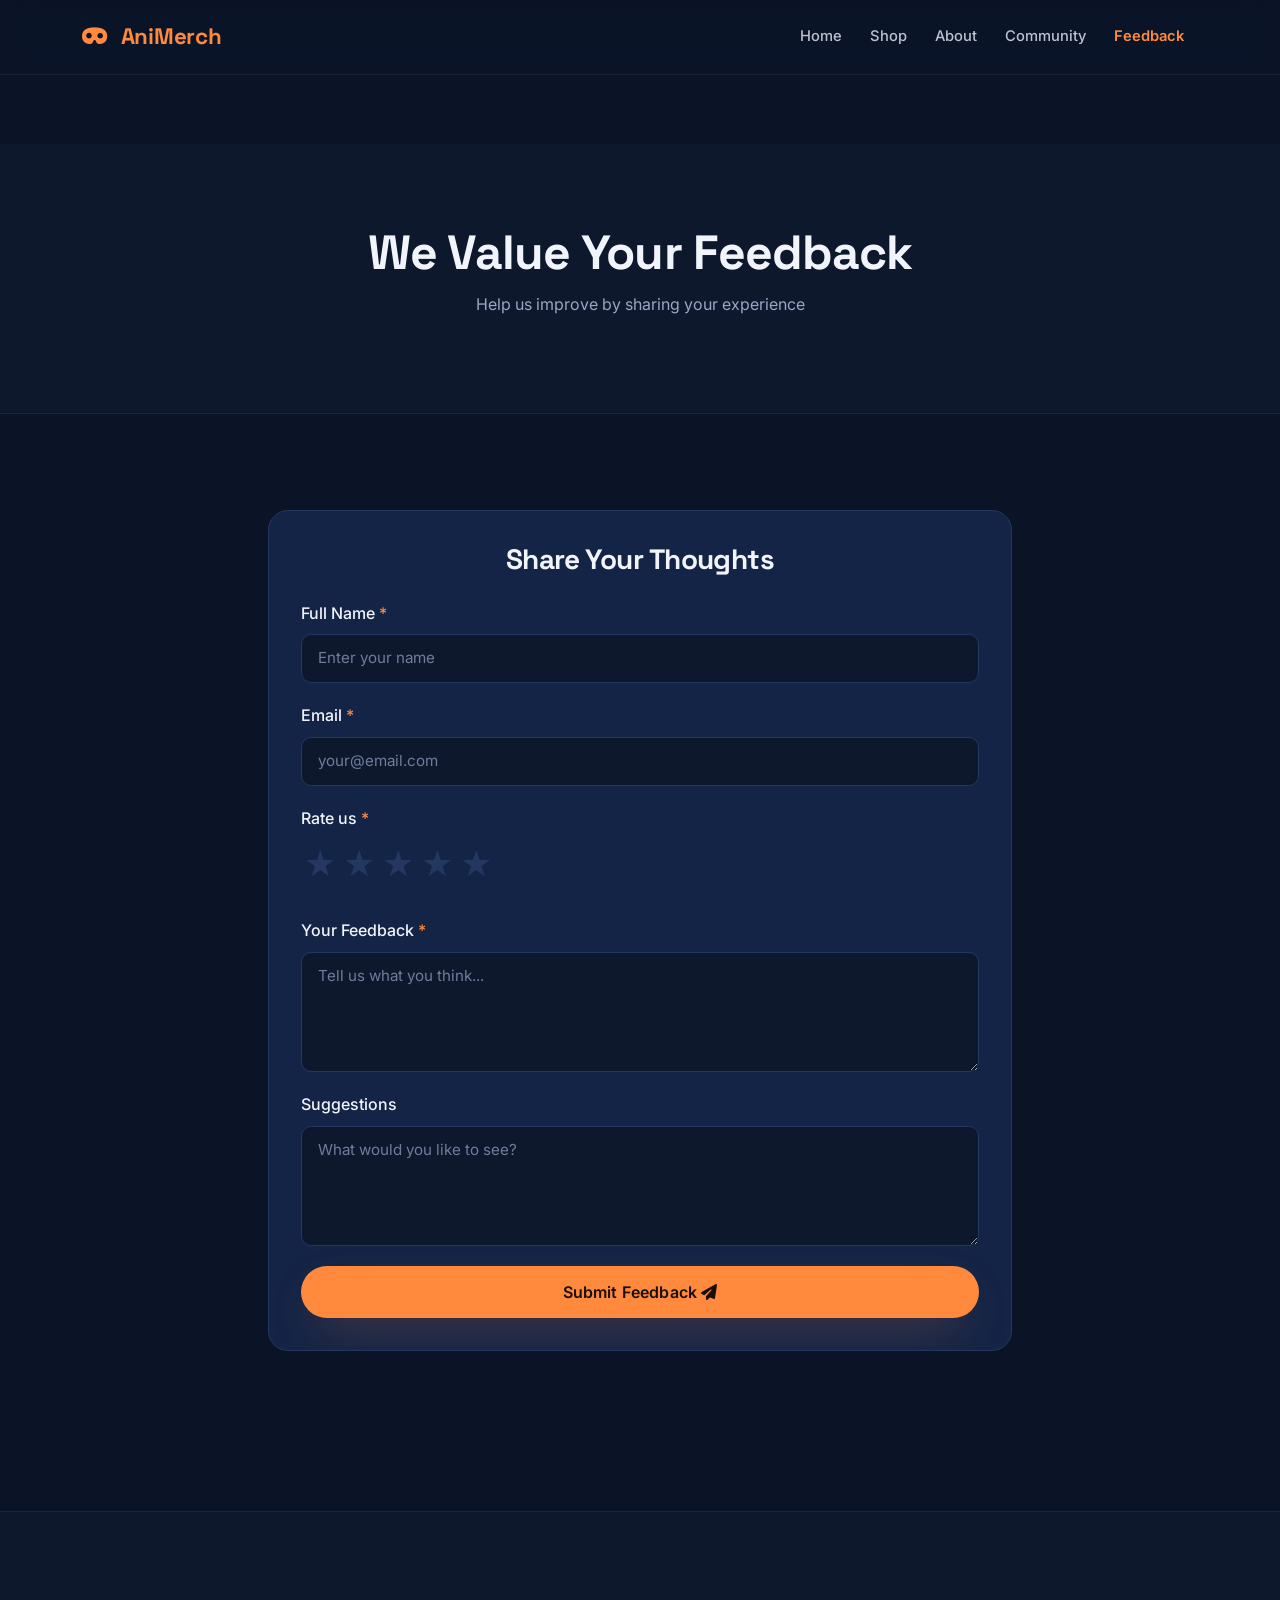
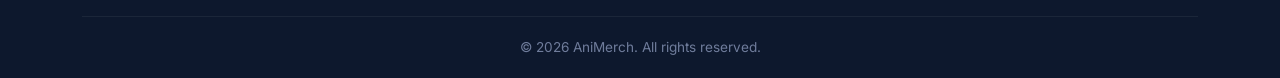
<file: feedback.html>
<!DOCTYPE html>
<html lang="en">
<head>
  <meta charset="UTF-8">
  <meta name="viewport" content="width=device-width, initial-scale=1.0">
  <title>Feedback — AniMerch</title>
  <link href="https://cdn.jsdelivr.net/npm/bootstrap@5.3.0/dist/css/bootstrap.min.css" rel="stylesheet">
  <link rel="stylesheet" href="https://cdnjs.cloudflare.com/ajax/libs/font-awesome/6.4.0/css/all.min.css">
  <link rel="stylesheet" href="style.css">
</head>
<body>

<nav class="navbar navbar-expand-lg navbar-dark fixed-top">
  <div class="container">
    <a class="navbar-brand" href="index.html"><i class="fas fa-mask"></i> AniMerch</a>
    <button class="navbar-toggler" type="button" data-bs-toggle="collapse" data-bs-target="#nav"><span class="navbar-toggler-icon"></span></button>
    <div class="collapse navbar-collapse" id="nav">
      <ul class="navbar-nav ms-auto">
        <li class="nav-item"><a class="nav-link" href="index.html">Home</a></li>
        <li class="nav-item"><a class="nav-link" href="shop.html">Shop</a></li>
        <li class="nav-item"><a class="nav-link" href="about.html">About</a></li>
        <li class="nav-item"><a class="nav-link" href="community.html">Community</a></li>
        <li class="nav-item"><a class="nav-link active" href="feedback.html">Feedback</a></li>
      </ul>
    </div>
  </div>
</nav>

<section class="page-header">
  <div class="container"><h1>We Value Your Feedback</h1><p>Help us improve by sharing your experience</p></div>
</section>

<section class="section-padding">
  <div class="container">
    <div class="col-lg-8 mx-auto">
      <form id="feedbackForm" class="feedback-form">
        <h3 class="text-center mb-4" style="color: var(--orange);">Share Your Thoughts</h3>

        <div class="form-group">
          <label for="name">Full Name <span class="required">*</span></label>
          <input type="text" id="name" class="form-control" placeholder="Enter your name" required>
        </div>

        <div class="form-group">
          <label for="email">Email <span class="required">*</span></label>
          <input type="email" id="email" class="form-control" placeholder="your@email.com" required>
        </div>

        <div class="form-group">
          <label>Rate us <span class="required">*</span></label>
          <div class="rating-stars">
            <input type="radio" name="rating" value="5" id="s5"><label for="s5">★</label>
            <input type="radio" name="rating" value="4" id="s4"><label for="s4">★</label>
            <input type="radio" name="rating" value="3" id="s3"><label for="s3">★</label>
            <input type="radio" name="rating" value="2" id="s2"><label for="s2">★</label>
            <input type="radio" name="rating" value="1" id="s1"><label for="s1">★</label>
          </div>
        </div>

        <div class="form-group">
          <label for="message">Your Feedback <span class="required">*</span></label>
          <textarea id="message" class="form-control" placeholder="Tell us what you think..." required></textarea>
        </div>

        <div class="form-group">
          <label for="suggestions">Suggestions</label>
          <textarea id="suggestions" class="form-control" placeholder="What would you like to see?"></textarea>
        </div>

        <button type="submit" class="btn btn-primary btn-lg w-100">Submit Feedback <i class="fas fa-paper-plane"></i></button>
      </form>
    </div>
  </div>
</section>

<footer class="footer">
  <div class="container">
    <div class="footer-bottom text-center">&copy; 2026 AniMerch. All rights reserved.</div>
  </div>
</footer>

<script src="https://cdn.jsdelivr.net/npm/bootstrap@5.3.0/dist/js/bootstrap.bundle.min.js"></script>
<script src="script.js"></script>
</body>
</html>
</file>
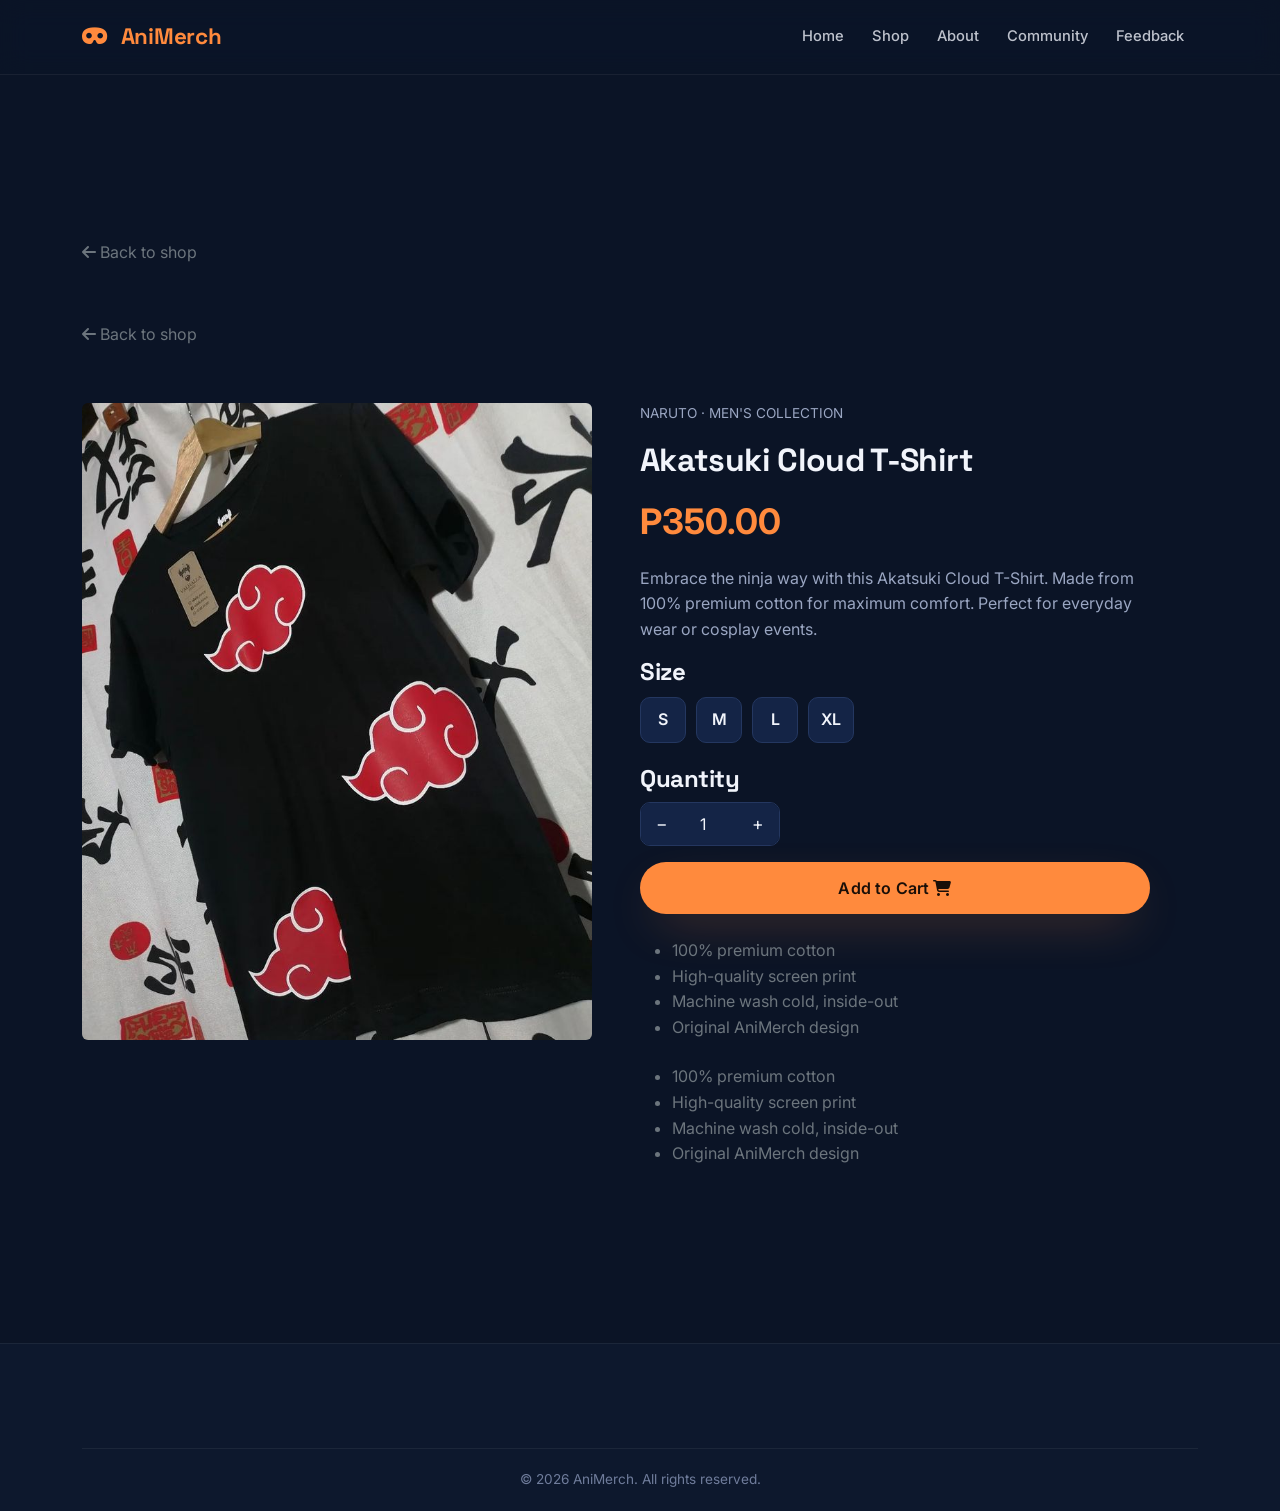
<file: product.html>
<!DOCTYPE html>
<html lang="en">
<head>
  <meta charset="UTF-8">
  <meta name="viewport" content="width=device-width, initial-scale=1.0">
  <title>Product — AniMerch</title>
  <link href="https://cdn.jsdelivr.net/npm/bootstrap@5.3.0/dist/css/bootstrap.min.css" rel="stylesheet">
  <link rel="stylesheet" href="https://cdnjs.cloudflare.com/ajax/libs/font-awesome/6.4.0/css/all.min.css">
  <link rel="stylesheet" href="style.css">
</head>
<body>

<nav class="navbar navbar-expand-lg navbar-dark fixed-top">
  <div class="container">
    <a class="navbar-brand" href="index.html"><i class="fas fa-mask"></i> AniMerch</a>
    <button class="navbar-toggler" type="button" data-bs-toggle="collapse" data-bs-target="#nav"><span class="navbar-toggler-icon"></span></button>
    <div class="collapse navbar-collapse" id="nav">
      <ul class="navbar-nav ms-auto">
        <li class="nav-item"><a class="nav-link" href="index.html">Home</a></li>
        <li class="nav-item"><a class="nav-link" href="shop.html">Shop</a></li>
        <li class="nav-item"><a class="nav-link" href="about.html">About</a></li>
        <li class="nav-item"><a class="nav-link" href="community.html">Community</a></li>
        <li class="nav-item"><a class="nav-link" href="feedback.html">Feedback</a></li>
      </ul>
    </div>
  </div>
</nav>

<section class="product-detail section-padding">
  <div class="container">
    <a href="shop.html" class="text-secondary"><i class="fas fa-arrow-left"></i> Back to shop</a>
    <div class="row g-5 mt-2">
    <a href="shop.html" class="text-secondary"><i class="fas fa-arrow-left"></i> Back to shop</a>
    <div class="row g-5 mt-2">
      <div class="col-lg-6">
        <img id="pd-img" src="" class="rounded" alt="Product">
      </div>
      <div class="col-lg-6">
        <p class="product-category-badge" id="pd-cat">NARUTO · MEN'S COLLECTION</p>
        <h1 id="pd-name">Akatsuki Cloud T-Shirt</h1>
        <p class="product-price-large" id="pd-price">P350.00</p>
        <p class="product-description" id="pd-desc">Embrace the ninja way with this Akatsuki Cloud T-Shirt. Made from 100% premium cotton for maximum comfort. Perfect for everyday wear or cosplay events.</p>

        <h4>Size</h4>
        <div class="size-options">
          <button class="size-btn">S</button>
          <button class="size-btn">M</button>
          <button class="size-btn">L</button>
          <button class="size-btn">XL</button>
        </div>

        <h4>Quantity</h4>
        <div class="quantity-selector mb-3">
          <button>−</button>
          <input type="number" value="1" min="1" max="10">
          <button>+</button>
        </div>

        <button class="btn btn-primary btn-lg w-100">Add to Cart <i class="fas fa-shopping-cart"></i></button>

        <ul class="mt-4 text-secondary" id="pd-features"></ul>

        <ul class="mt-4 text-secondary">
          <li>100% premium cotton</li>
          <li>High-quality screen print</li>
          <li>Machine wash cold, inside-out</li>
          <li>Original AniMerch design</li>
        </ul>
      </div>
    </div>
  </div>
</section>

<footer class="footer">
  <div class="container">
    <div class="footer-bottom text-center">&copy; 2026 AniMerch. All rights reserved.</div>
  </div>
</footer>

<script src="https://cdn.jsdelivr.net/npm/bootstrap@5.3.0/dist/js/bootstrap.bundle.min.js"></script>
<script src="script.js"></script>
</body>
</html>
</file>
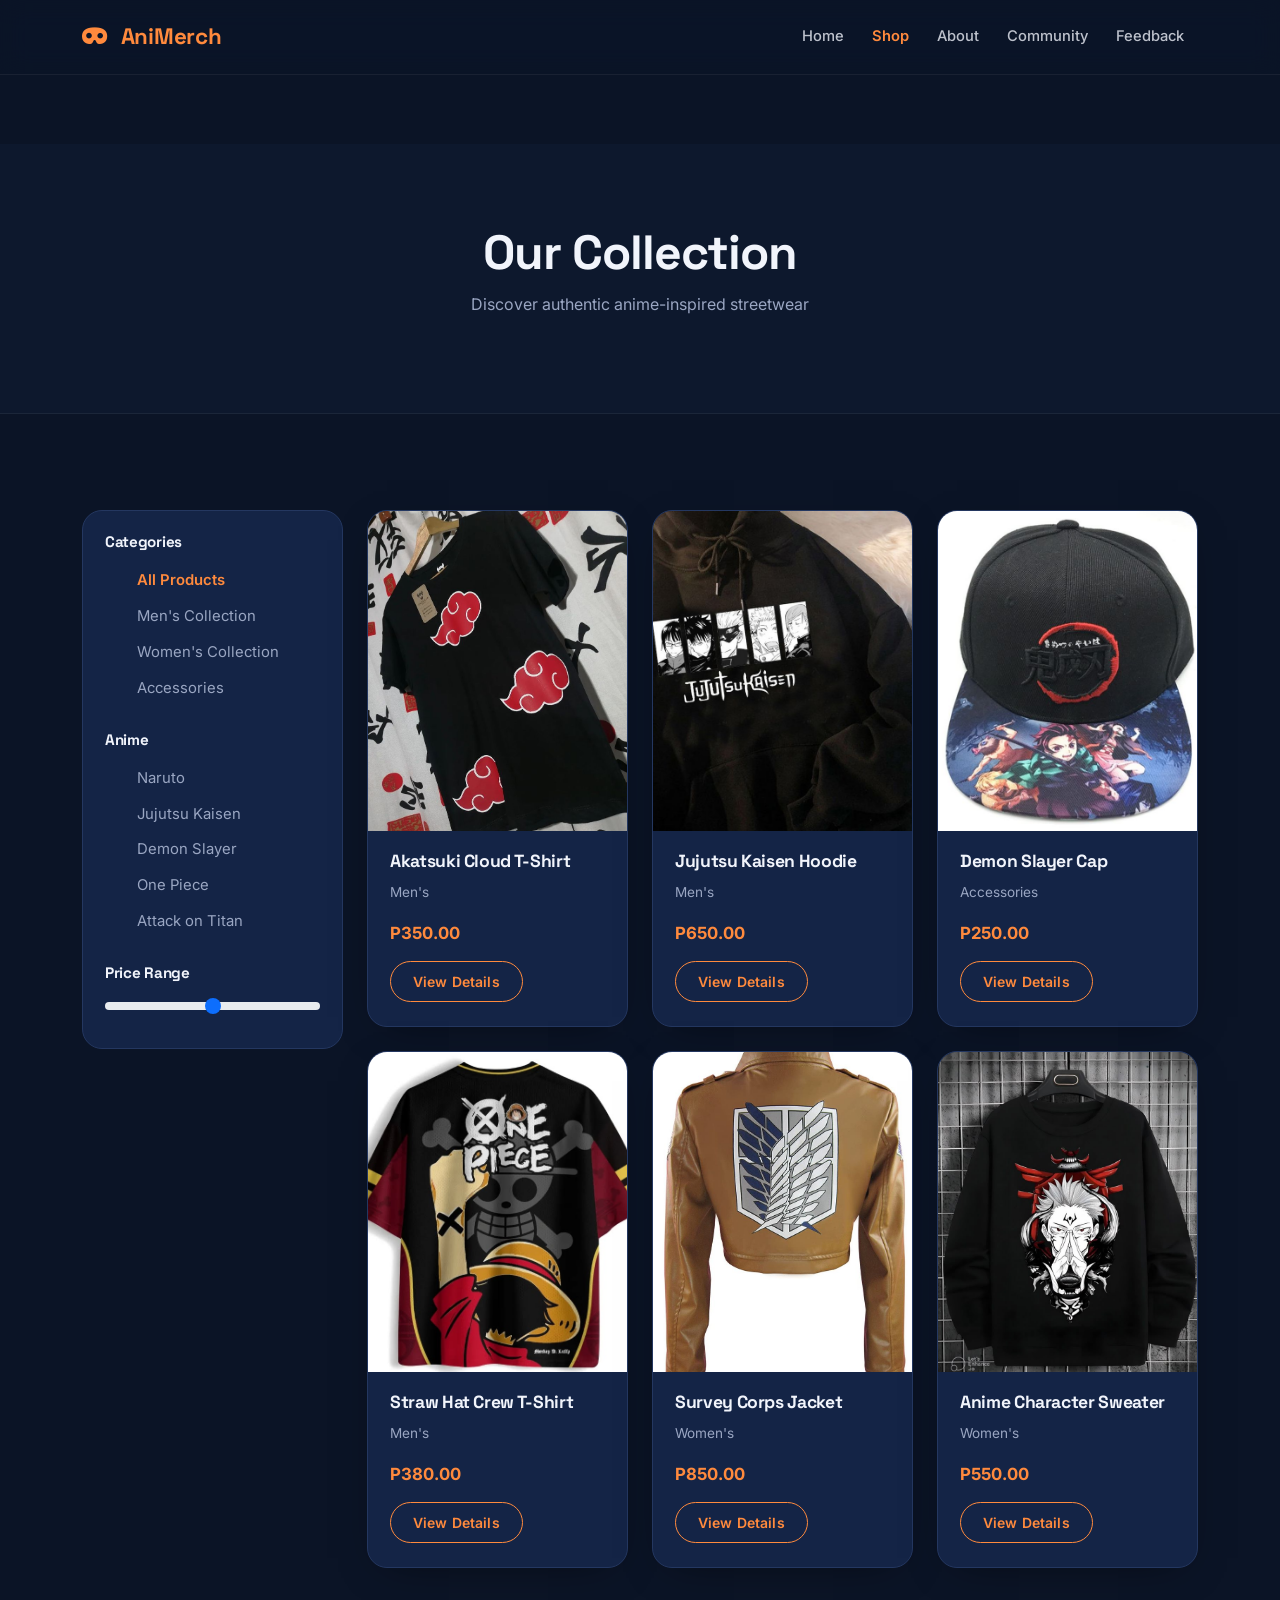
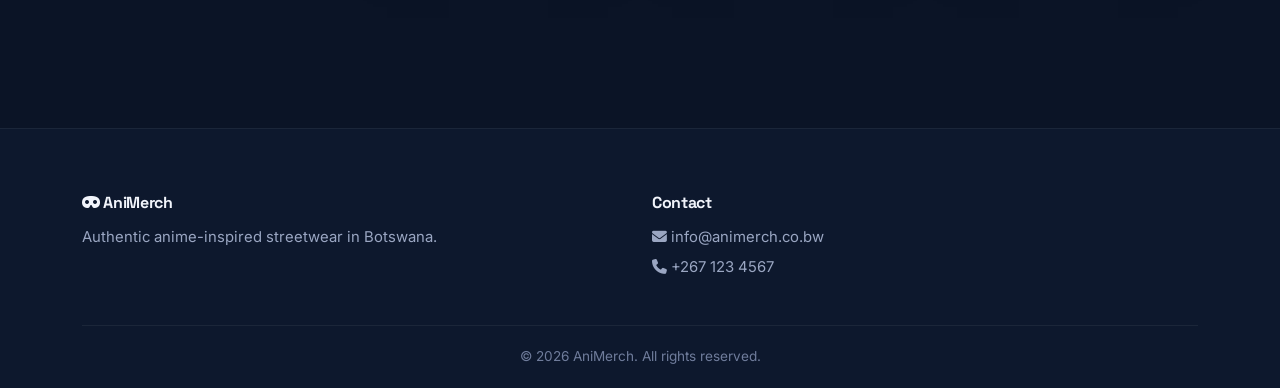
<file: shop.html>
<!DOCTYPE html>
<html lang="en">
<head>
  <meta charset="UTF-8">
  <meta name="viewport" content="width=device-width, initial-scale=1.0">
  <title>Shop — AniMerch</title>
  <link href="https://cdn.jsdelivr.net/npm/bootstrap@5.3.0/dist/css/bootstrap.min.css" rel="stylesheet">
  <link rel="stylesheet" href="https://cdnjs.cloudflare.com/ajax/libs/font-awesome/6.4.0/css/all.min.css">
  <link rel="stylesheet" href="style.css">
</head>
<body>

<nav class="navbar navbar-expand-lg navbar-dark fixed-top">
  <div class="container">
    <a class="navbar-brand" href="index.html"><i class="fas fa-mask"></i> AniMerch</a>
    <button class="navbar-toggler" type="button" data-bs-toggle="collapse" data-bs-target="#nav"><span class="navbar-toggler-icon"></span></button>
    <div class="collapse navbar-collapse" id="nav">
      <ul class="navbar-nav ms-auto">
        <li class="nav-item"><a class="nav-link" href="index.html">Home</a></li>
        <li class="nav-item"><a class="nav-link active" href="shop.html">Shop</a></li>
        <li class="nav-item"><a class="nav-link" href="about.html">About</a></li>
        <li class="nav-item"><a class="nav-link" href="community.html">Community</a></li>
        <li class="nav-item"><a class="nav-link" href="feedback.html">Feedback</a></li>
      </ul>
    </div>
  </div>
</nav>

<section class="page-header">
  <div class="container">
    <h1>Our Collection</h1>
    <p>Discover authentic anime-inspired streetwear</p>
  </div>
</section>

<section class="section-padding">
  <div class="container">
    <div class="row g-4">

      <!-- Filters -->
      <aside class="col-lg-3">
        <div class="filter-sidebar">
          <h4>Categories</h4>
          <ul>
            <li><a href="#" class="filter-link active" data-category="all">All Products</a></li>
            <li><a href="#" class="filter-link" data-category="men">Men's Collection</a></li>
            <li><a href="#" class="filter-link" data-category="women">Women's Collection</a></li>
            <li><a href="#" class="filter-link" data-category="accessories">Accessories</a></li>
          </ul>
          <h4 class="mt-4">Anime</h4>
          <ul>
            <li><a href="#" class="filter-link">Naruto</a></li>
            <li><a href="#" class="filter-link">Jujutsu Kaisen</a></li>
            <li><a href="#" class="filter-link">Demon Slayer</a></li>
            <li><a href="#" class="filter-link">One Piece</a></li>
            <li><a href="#" class="filter-link">Attack on Titan</a></li>
          </ul>
          <h4 class="mt-4">Price Range</h4>
          <input type="range" class="form-range" min="0" max="1000">
        </div>
      </aside>

      <!-- Product grid -->
      <div class="col-lg-9">
        <div class="row g-4">
          <div class="col-md-4"><div class="product-card">
            <div class="product-img"><img src="images/akatsuki-tee.jpg" alt=""></div>
            <div class="product-info">
              <h3>Akatsuki Cloud T-Shirt</h3><p class="product-category">Men's</p>
              <p class="product-price">P350.00</p>
              <a href="product.html?id=1" class="btn btn-sm btn-outline-primary">View Details</a>
            </div>
          </div></div>

          <div class="col-md-4"><div class="product-card">
            <div class="product-img"><img src="images/jjk-hoodie.jpg" alt=""></div>
            <div class="product-info">
              <h3>Jujutsu Kaisen Hoodie</h3><p class="product-category">Men's</p>
              <p class="product-price">P650.00</p>
              <a href="product.html?id=2" class="btn btn-sm btn-outline-primary">View Details</a>
            </div>
          </div></div>

          <div class="col-md-4"><div class="product-card">
            <div class="product-img"><img src="images/demon-slayer-cap.jpg" alt=""></div>
            <div class="product-info">
              <h3>Demon Slayer Cap</h3><p class="product-category">Accessories</p>
              <p class="product-price">P250.00</p>
              <a href="product.html?id=3" class="btn btn-sm btn-outline-primary">View Details</a>
            </div>
          </div></div>

          <div class="col-md-4"><div class="product-card">
            <div class="product-img"><img src="images/straw-hat-tee.jpg" alt=""></div>
            <div class="product-info">
              <h3>Straw Hat Crew T-Shirt</h3><p class="product-category">Men's</p>
              <p class="product-price">P380.00</p>
              <a href="product.html?id=4" class="btn btn-sm btn-outline-primary">View Details</a>
            </div>
          </div></div>

          <div class="col-md-4"><div class="product-card">
            <div class="product-img"><img src="images/survey-corps-jacket.jpg" alt=""></div>
            <div class="product-info">
              <h3>Survey Corps Jacket</h3><p class="product-category">Women's</p>
              <p class="product-price">P850.00</p>
              <a href="product.html?id=5" class="btn btn-sm btn-outline-primary">View Details</a>
            </div>
          </div></div>

          <div class="col-md-4"><div class="product-card">
            <div class="product-img"><img src="images/anime-sweater.jpg" alt=""></div>
            <div class="product-info">
              <h3>Anime Character Sweater</h3><p class="product-category">Women's</p>
              <p class="product-price">P550.00</p>
              <a href="product.html?id=6" class="btn btn-sm btn-outline-primary">View Details</a>
            </div>
          </div></div>
        </div>
      </div>

    </div>
  </div>
</section>

<footer class="footer">
  <div class="container">
    <div class="row">
      <div class="col-md-6">
        <h4><i class="fas fa-mask"></i> AniMerch</h4>
        <p>Authentic anime-inspired streetwear in Botswana.</p>
      </div>
      <div class="col-md-6">
        <h4>Contact</h4>
        <p><i class="fas fa-envelope"></i> info@animerch.co.bw</p>
        <p><i class="fas fa-phone"></i> +267 123 4567</p>
      </div>
    </div>
    <div class="footer-bottom text-center">&copy; 2026 AniMerch. All rights reserved.</div>
  </div>
</footer>

<script src="https://cdn.jsdelivr.net/npm/bootstrap@5.3.0/dist/js/bootstrap.bundle.min.js"></script>
<script src="script.js"></script>
</body>
</html>
</file>
<file: style.css>
/* ===== AniMerch — Rework-inspired Theme =====
   Navy base + warm orange accent, Space Grotesk display + Inter body,
   refined borders, pill CTAs, radial-gradient hero. */

@import url('https://fonts.googleapis.com/css2?family=Inter:wght@400;500;600;700&family=Space+Grotesk:wght@500;600;700&display=swap');

:root {
  --bg:           #0b1426;   /* page background (deep navy) */
  --bg-2:         #0d182d;   /* alt section */
  --card:         #142446;   /* card surface */
  --card-2:       #182c54;
  --border:       #243760;
  --border-soft:  rgba(255,255,255,0.06);

  --fg:           #f1f4fb;
  --fg-muted:     #9aa6c2;
  --fg-dim:       #6f7c9b;

  --primary:      #ff8a3d;   /* warm orange */
  --primary-2:    #ff6b35;
  --primary-fg:   #1a0f08;

  --radius:       14px;
  --radius-lg:    20px;
  --radius-pill:  999px;

  --shadow-glow:  0 18px 50px -18px rgba(255,138,61,0.45);
  --shadow-card:  0 10px 40px -20px rgba(0,0,0,0.6);

  --font-display: "Space Grotesk", system-ui, sans-serif;
  --font-body:    "Inter", system-ui, sans-serif;
}

* { margin: 0; padding: 0; box-sizing: border-box; }

html, body {
  background: var(--bg);
  color: var(--fg);
  font-family: var(--font-body);
  line-height: 1.6;
  padding-top: 72px;
  -webkit-font-smoothing: antialiased;
}

a { color: inherit; text-decoration: none; }
img { max-width: 100%; display: block; }

h1, h2, h3, h4, h5 {
  font-family: var(--font-display);
  letter-spacing: -0.02em;
  font-weight: 700;
  color: var(--fg);
}

/* ===== Navbar ===== */
.navbar {
  background: rgba(11,20,38,0.75);
  backdrop-filter: saturate(140%) blur(14px);
  -webkit-backdrop-filter: saturate(140%) blur(14px);
  border-bottom: 1px solid var(--border-soft);
  padding: 14px 0;
}
.navbar-brand {
  color: var(--primary) !important;
  font-family: var(--font-display);
  font-weight: 700;
  font-size: 1.4rem;
  letter-spacing: -0.01em;
}
.navbar-brand i { margin-right: 8px; }
.nav-link {
  color: rgba(241,244,251,0.78) !important;
  margin: 0 6px;
  font-size: 0.92rem;
  font-weight: 500;
  transition: color .15s ease;
}
.nav-link:hover { color: var(--primary) !important; }
.nav-link.active { color: var(--primary) !important; font-weight: 600; }
.search-input {
  background: var(--card);
  border: 1px solid var(--border);
  color: var(--fg);
  border-radius: var(--radius-pill);
  padding: 8px 16px;
  font-size: 0.9rem;
}
.search-input::placeholder { color: var(--fg-dim); }
.search-input:focus { outline: none; border-color: var(--primary); }

/* ===== Buttons ===== */
.btn {
  font-family: var(--font-body);
  font-weight: 600;
  letter-spacing: 0.01em;
  transition: transform .15s ease, opacity .15s ease, background .15s ease, color .15s ease;
}
.btn-primary {
  background: var(--primary);
  border: none;
  color: var(--primary-fg);
  padding: 12px 28px;
  border-radius: var(--radius-pill);
  box-shadow: var(--shadow-glow);
}
.btn-primary:hover { background: var(--primary-2); color: var(--primary-fg); opacity: 0.95; transform: translateY(-1px); }
.btn-lg { padding: 14px 34px; font-size: 1rem; }
.btn-outline-primary {
  background: transparent;
  border: 1.5px solid var(--primary);
  color: var(--primary);
  padding: 9px 22px;
  border-radius: var(--radius-pill);
}
.btn-outline-primary:hover { background: var(--primary); color: var(--primary-fg); }
.btn-outline-light {
  border: 1px solid var(--border);
  color: var(--fg);
  border-radius: var(--radius-pill);
  padding: 8px 16px;
}
.btn-outline-light:hover { background: var(--primary); border-color: var(--primary); color: var(--primary-fg); }

/* ===== Layout ===== */
.section-padding { padding: 96px 0; }
.section-title {
  color: var(--fg);
  font-size: clamp(1.8rem, 3vw, 2.4rem);
  margin-bottom: 6px;
}
.section-subtitle { color: var(--fg-muted); font-size: 0.98rem; }
.bg-light { background: var(--bg-2) !important; }

/* ===== Hero ===== */
.hero {
  position: relative;
  padding: 140px 0 120px;
  text-align: center;
  overflow: hidden;
  border-bottom: 1px solid var(--border-soft);
  background:
    radial-gradient(ellipse 80% 60% at 50% 0%, rgba(255,138,61,0.18), transparent 60%),
    radial-gradient(ellipse 60% 50% at 50% 100%, rgba(58,90,180,0.25), transparent 60%),
    var(--bg);
}
.hero::before {
  content: "";
  position: absolute; inset: 0;
  background-image:
    linear-gradient(rgba(255,255,255,0.025) 1px, transparent 1px),
    linear-gradient(90deg, rgba(255,255,255,0.025) 1px, transparent 1px);
  background-size: 64px 64px;
  mask-image: radial-gradient(ellipse at center, black 30%, transparent 75%);
  -webkit-mask-image: radial-gradient(ellipse at center, black 30%, transparent 75%);
  pointer-events: none;
}
.hero .container { position: relative; z-index: 1; }
.hero .eyebrow {
  display: inline-block;
  color: var(--primary);
  font-size: 0.72rem;
  font-weight: 600;
  letter-spacing: 0.32em;
  text-transform: uppercase;
  margin-bottom: 22px;
  padding: 6px 14px;
  border: 1px solid rgba(255,138,61,0.35);
  border-radius: var(--radius-pill);
  background: rgba(255,138,61,0.08);
}
.hero h1 {
  font-size: clamp(2.6rem, 6vw, 4.6rem);
  line-height: 1.05;
  max-width: 16ch;
  margin: 0 auto 22px;
}
.hero h1 .accent { color: var(--primary); font-style: italic; }
.hero .lead {
  color: var(--fg-muted);
  font-size: 1.1rem;
  max-width: 36ch;
  margin: 0 auto 32px;
}

/* ===== Page Header ===== */
.page-header {
  background: var(--bg-2);
  padding: 80px 0;
  text-align: center;
  border-bottom: 1px solid var(--border-soft);
}
.page-header h1 { font-size: clamp(2rem, 4vw, 3rem); }
.page-header p { color: var(--fg-muted); margin-top: 10px; }

/* ===== Cards ===== */
.product-card, .blog-card, .event-card, .filter-sidebar,
.feedback-form, .accordion-item {
  background: var(--card);
  border: 1px solid var(--border);
  border-radius: var(--radius-lg);
  overflow: hidden;
  transition: transform .25s ease, border-color .25s ease, box-shadow .25s ease;
}
.product-card { box-shadow: var(--shadow-card); }
.product-card:hover, .blog-card:hover {
  border-color: rgba(255,138,61,0.55);
  transform: translateY(-6px);
  box-shadow: 0 24px 60px -28px rgba(0,0,0,0.8);
}
.product-img { overflow: hidden; }
.product-img img {
  width: 100%; height: 320px; object-fit: cover;
  transition: transform .5s ease;
}
.product-card:hover .product-img img { transform: scale(1.05); }
.product-info, .blog-content { padding: 20px 22px 24px; }
.product-info h3, .blog-content h3 {
  font-size: 1.1rem; margin-bottom: 10px; font-family: var(--font-display);
}
.product-price, .product-price-large { color: var(--primary); font-weight: 700; }
.product-price { font-size: 1.05rem; margin-bottom: 14px; }
.product-price-large { font-size: 2.2rem; margin: 14px 0; }
.product-category, .product-category-badge { color: var(--fg-muted); font-size: 0.85rem; }
.blog-date { color: var(--primary); font-size: 0.85rem; font-weight: 600; }
.read-more { color: var(--primary); font-weight: 600; }

/* ===== Filters ===== */
.filter-sidebar { padding: 22px; }
.filter-sidebar h4 { color: var(--fg); font-size: 0.95rem; margin-bottom: 12px; }
.filter-sidebar ul { list-style: none; margin-bottom: 12px; }
.filter-sidebar li a {
  display: block; padding: 6px 0; color: var(--fg-muted); font-size: 0.93rem;
}
.filter-sidebar li a:hover, .filter-link.active { color: var(--primary); font-weight: 600; }

/* ===== Product detail ===== */
.product-detail h1 { margin-bottom: 8px; font-size: 2rem; }
.product-description { color: var(--fg-muted); margin: 16px 0; }
.size-options { display: flex; gap: 10px; margin: 10px 0 22px; }
.size-btn {
  width: 46px; height: 46px; border: 1px solid var(--border);
  background: var(--card); color: var(--fg); border-radius: 10px; font-weight: 600;
  transition: border-color .15s ease, color .15s ease;
}
.size-btn:hover { border-color: var(--primary); color: var(--primary); }
.quantity-selector {
  display: inline-flex; align-items: center; border: 1px solid var(--border); border-radius: 10px;
  overflow: hidden;
}
.quantity-selector button {
  width: 42px; height: 42px; background: var(--card); border: none; color: var(--fg); font-size: 1.1rem;
}
.quantity-selector input {
  width: 54px; height: 42px; text-align: center; border: none;
  background: var(--card); color: var(--fg);
}

/* ===== About / Mission ===== */
.mission-section { padding: 96px 0; }
.mission-icon { color: var(--primary); margin-bottom: 16px; font-size: 1.6rem; }
.mission-section h3 { margin-bottom: 10px; }
.mission-section p { color: var(--fg-muted); }

/* ===== Accordion ===== */
.accordion-item { margin-bottom: 12px; }
.accordion-button {
  background: var(--card); color: var(--fg); font-weight: 600;
  border-radius: var(--radius) !important;
}
.accordion-button:not(.collapsed) { background: var(--card-2); color: var(--primary); }
.accordion-button:focus { box-shadow: none; border-color: var(--primary); }
.accordion-body { background: var(--card); color: var(--fg-muted); }

/* ===== Events ===== */
.event-card { display: flex; gap: 20px; padding: 20px; align-items: center; }
.event-date {
  background: var(--primary); color: var(--primary-fg);
  border-radius: 12px; padding: 14px; text-align: center; min-width: 76px;
}
.event-date .day { display: block; font-size: 1.8rem; font-weight: 700; line-height: 1; }
.event-date .month { font-size: 0.78rem; text-transform: uppercase; letter-spacing: 0.1em; }

/* ===== Forms ===== */
.feedback-form { padding: 32px; }
.form-group { margin-bottom: 20px; }
.form-group label { display: block; margin-bottom: 8px; font-weight: 500; color: var(--fg); }
.required { color: var(--primary); }
.form-control {
  background: var(--bg-2); border: 1px solid var(--border); color: var(--fg);
  padding: 12px 16px; border-radius: 10px; width: 100%;
  font-family: var(--font-body); font-size: 0.95rem;
}
.form-control:focus {
  background: var(--bg-2); border-color: var(--primary);
  box-shadow: 0 0 0 3px rgba(255,138,61,0.15); color: var(--fg); outline: none;
}
.form-control::placeholder { color: var(--fg-dim); }
textarea.form-control { min-height: 120px; resize: vertical; }

/* Star rating */
.rating-stars { direction: rtl; display: inline-flex; }
.rating-stars input { display: none; }
.rating-stars label {
  font-size: 2rem; color: var(--border); cursor: pointer; padding: 0 3px;
  transition: color .15s ease;
}
.rating-stars label:hover, .rating-stars label:hover ~ label,
.rating-stars input:checked ~ label { color: var(--primary); }

/* ===== Brand story ===== */
.brand-story {
  padding: 96px 0;
  background: var(--bg-2);
  border-top: 1px solid var(--border-soft);
  border-bottom: 1px solid var(--border-soft);
}
.brand-story h2 { font-size: clamp(1.8rem, 3vw, 2.4rem); margin-bottom: 14px; }
.brand-story p { color: var(--fg-muted); margin-bottom: 22px; font-size: 1.02rem; }
.brand-story img { border-radius: var(--radius-lg); border: 1px solid var(--border); }

/* ===== Section heading row (rework-style) ===== */
.section-head-row {
  display: flex; align-items: flex-end; justify-content: space-between;
  margin-bottom: 36px; gap: 16px; flex-wrap: wrap;
}
.section-head-row .view-all {
  color: var(--primary); font-weight: 600; font-size: 0.92rem;
}
.section-head-row .view-all:hover { text-decoration: underline; }

/* ===== Footer ===== */
.footer {
  background: var(--bg-2);
  padding: 64px 0 0;
  border-top: 1px solid var(--border-soft);
  margin-top: 64px;
}
.footer h4 { color: var(--fg); font-size: 1rem; margin-bottom: 14px; font-family: var(--font-display); }
.footer p, .footer li {
  color: var(--fg-muted); font-size: 0.93rem; margin-bottom: 6px;
}
.footer ul { list-style: none; }
.footer ul li a:hover { color: var(--primary); }
.social-links { margin-top: 14px; }
.social-links a {
  display: inline-flex; width: 38px; height: 38px; align-items: center; justify-content: center;
  background: var(--card); border: 1px solid var(--border);
  border-radius: 50%; margin-right: 8px; color: var(--fg);
  transition: background .15s ease, color .15s ease, border-color .15s ease;
}
.social-links a:hover { background: var(--primary); border-color: var(--primary); color: var(--primary-fg); }
.footer-bottom {
  border-top: 1px solid var(--border-soft); margin-top: 40px; padding: 20px 0;
  color: var(--fg-dim); font-size: 0.85rem;
}

/* ===== Responsive ===== */
@media (max-width: 768px) {
  body { padding-top: 64px; }
  .hero { padding: 100px 0 80px; }
  .product-img img { height: 240px; }
  .section-padding, .mission-section, .brand-story { padding: 64px 0; }
}
</file>
